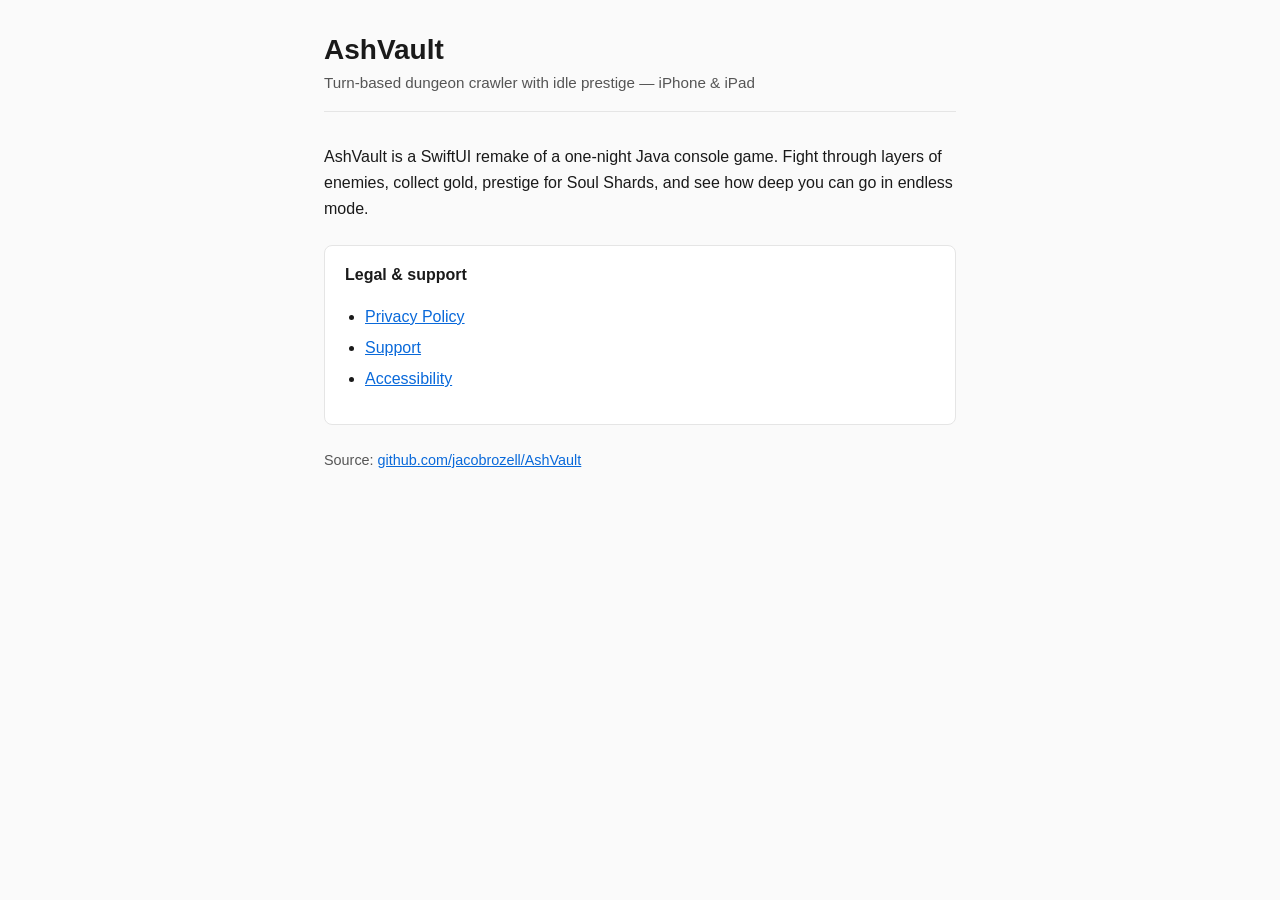
<file: docs/index.html>
<!DOCTYPE html>
<html lang="en">
<head>
  <meta charset="utf-8">
  <meta name="viewport" content="width=device-width, initial-scale=1">
  <title>AshVault</title>
  <link rel="stylesheet" href="assets/style.css">
</head>
<body>
  <main>
    <header>
      <h1>AshVault</h1>
      <p class="subtitle">Turn-based dungeon crawler with idle prestige — iPhone &amp; iPad</p>
    </header>

    <p>AshVault is a SwiftUI remake of a one-night Java console game. Fight through layers of enemies, collect gold, prestige for Soul Shards, and see how deep you can go in endless mode.</p>

    <div class="card">
      <p><strong>Legal &amp; support</strong></p>
      <ul>
        <li><a href="privacy-policy.html">Privacy Policy</a></li>
        <li><a href="support.html">Support</a></li>
        <li><a href="accessibility.html">Accessibility</a></li>
      </ul>
    </div>

    <p class="meta">Source: <a href="https://github.com/jacobrozell/AshVault">github.com/jacobrozell/AshVault</a></p>
  </main>
</body>
</html>
</file>
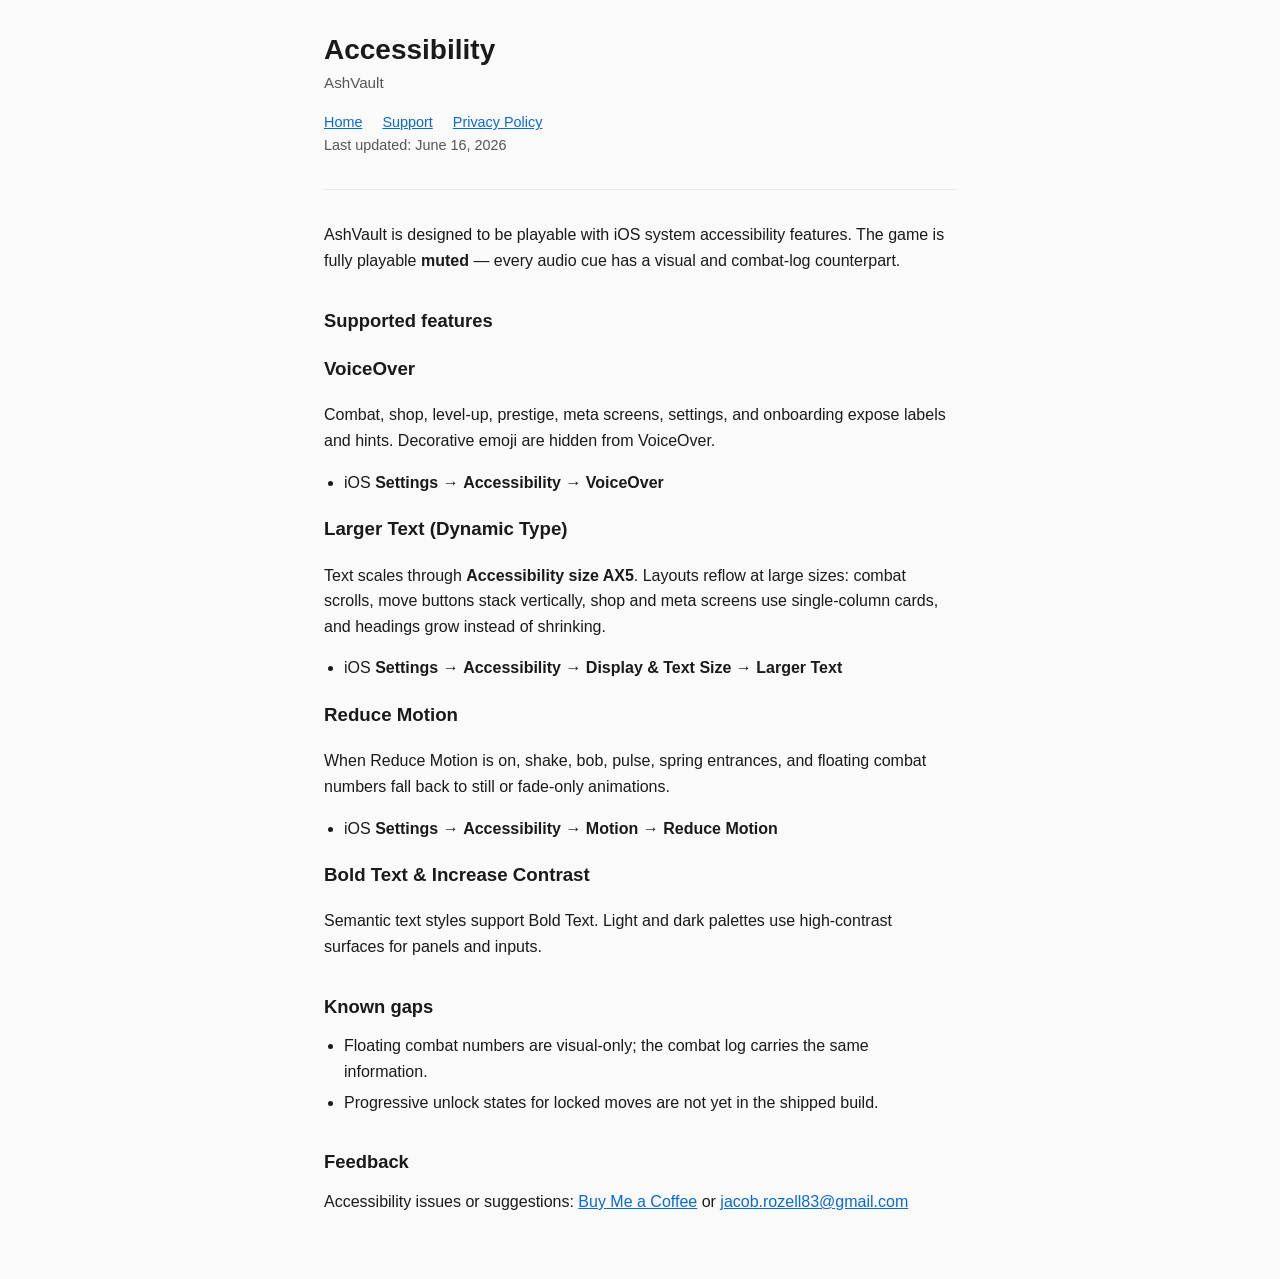
<file: docs/accessibility.html>
<!DOCTYPE html>
<html lang="en">
<head>
  <meta charset="utf-8">
  <meta name="viewport" content="width=device-width, initial-scale=1">
  <title>Accessibility — AshVault</title>
  <link rel="stylesheet" href="assets/style.css">
</head>
<body>
  <main>
    <header>
      <h1>Accessibility</h1>
      <p class="subtitle">AshVault</p>
      <nav>
        <a href="index.html">Home</a>
        <a href="support.html">Support</a>
        <a href="privacy-policy.html">Privacy Policy</a>
      </nav>
      <p class="meta">Last updated: June 16, 2026</p>
    </header>

    <p>AshVault is designed to be playable with iOS system accessibility features. The game is fully playable <strong>muted</strong> — every audio cue has a visual and combat-log counterpart.</p>

    <h2>Supported features</h2>

    <h3>VoiceOver</h3>
    <p>Combat, shop, level-up, prestige, meta screens, settings, and onboarding expose labels and hints. Decorative emoji are hidden from VoiceOver.</p>
    <ul>
      <li>iOS <strong>Settings</strong> → <strong>Accessibility</strong> → <strong>VoiceOver</strong></li>
    </ul>

    <h3>Larger Text (Dynamic Type)</h3>
    <p>Text scales through <strong>Accessibility size AX5</strong>. Layouts reflow at large sizes: combat scrolls, move buttons stack vertically, shop and meta screens use single-column cards, and headings grow instead of shrinking.</p>
    <ul>
      <li>iOS <strong>Settings</strong> → <strong>Accessibility</strong> → <strong>Display &amp; Text Size</strong> → <strong>Larger Text</strong></li>
    </ul>

    <h3>Reduce Motion</h3>
    <p>When Reduce Motion is on, shake, bob, pulse, spring entrances, and floating combat numbers fall back to still or fade-only animations.</p>
    <ul>
      <li>iOS <strong>Settings</strong> → <strong>Accessibility</strong> → <strong>Motion</strong> → <strong>Reduce Motion</strong></li>
    </ul>

    <h3>Bold Text &amp; Increase Contrast</h3>
    <p>Semantic text styles support Bold Text. Light and dark palettes use high-contrast surfaces for panels and inputs.</p>

    <h2>Known gaps</h2>
    <ul>
      <li>Floating combat numbers are visual-only; the combat log carries the same information.</li>
      <li>Progressive unlock states for locked moves are not yet in the shipped build.</li>
    </ul>

    <h2>Feedback</h2>
    <p>Accessibility issues or suggestions: <a href="https://buymeacoffee.com/jacobrozelq">Buy Me a Coffee</a> or <a href="mailto:jacob.rozell83@gmail.com">jacob.rozell83@gmail.com</a></p>
  </main>
</body>
</html>
</file>
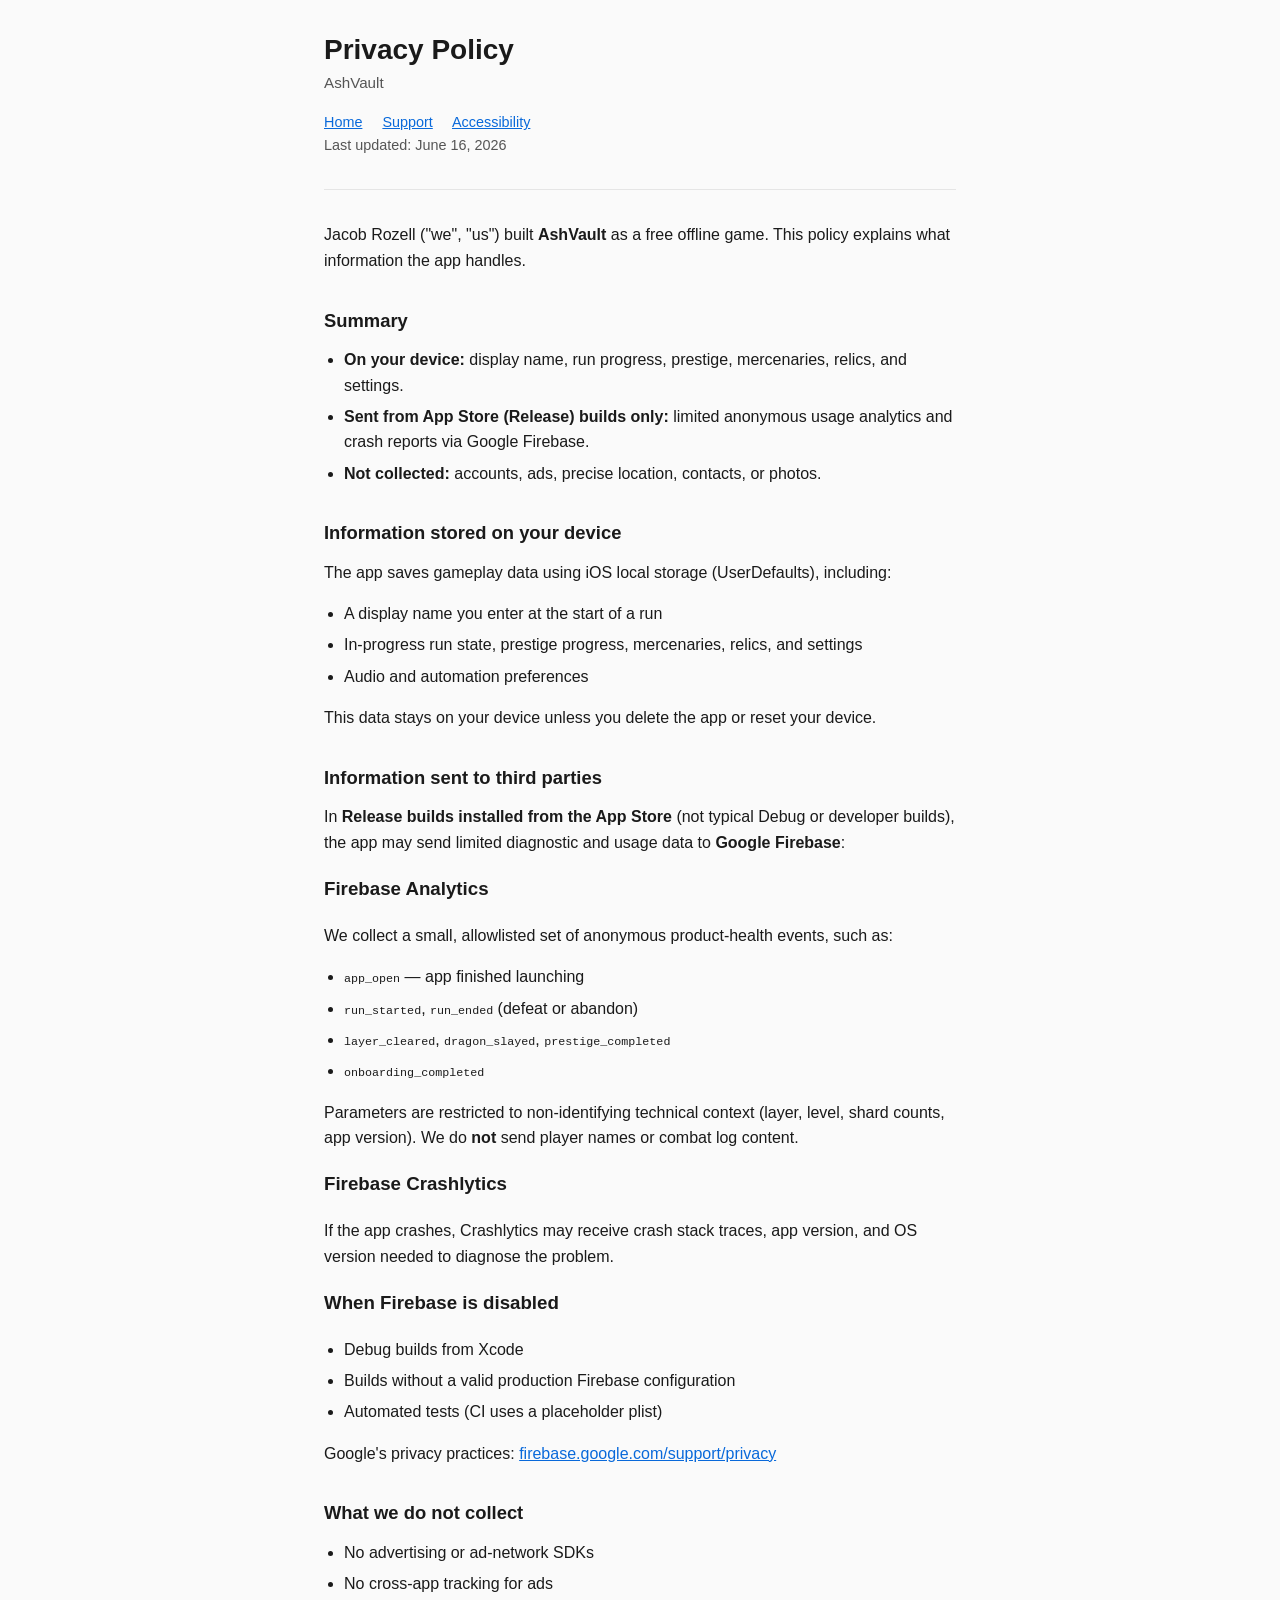
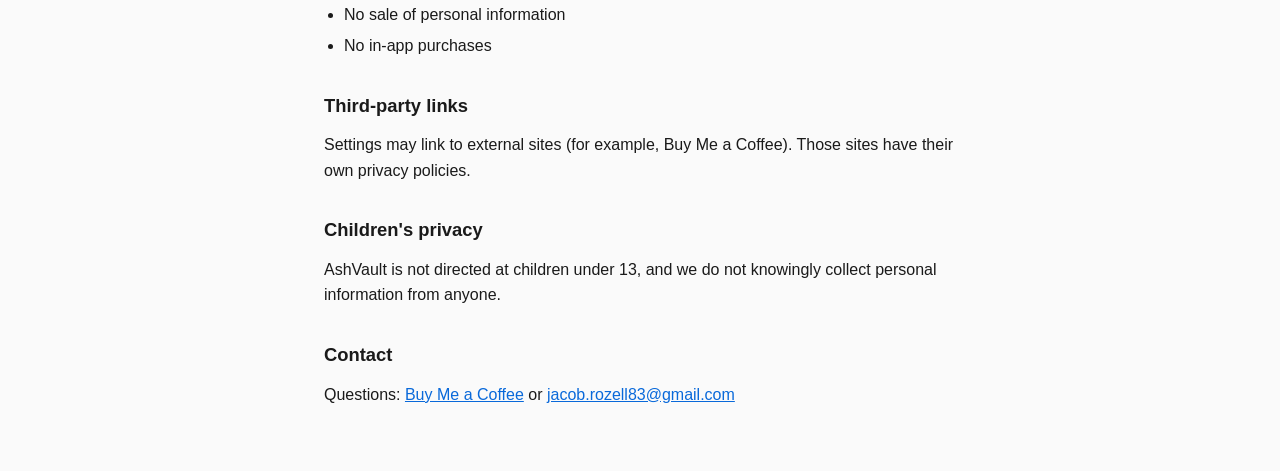
<file: docs/privacy-policy.html>
<!DOCTYPE html>
<html lang="en">
<head>
  <meta charset="utf-8">
  <meta name="viewport" content="width=device-width, initial-scale=1">
  <title>Privacy Policy — AshVault</title>
  <link rel="stylesheet" href="assets/style.css">
</head>
<body>
  <main>
    <header>
      <h1>Privacy Policy</h1>
      <p class="subtitle">AshVault</p>
      <nav>
        <a href="index.html">Home</a>
        <a href="support.html">Support</a>
        <a href="accessibility.html">Accessibility</a>
      </nav>
      <p class="meta">Last updated: June 16, 2026</p>
    </header>

    <p>Jacob Rozell ("we", "us") built <strong>AshVault</strong> as a free offline game. This policy explains what information the app handles.</p>

    <h2>Summary</h2>
    <ul>
      <li><strong>On your device:</strong> display name, run progress, prestige, mercenaries, relics, and settings.</li>
      <li><strong>Sent from App Store (Release) builds only:</strong> limited anonymous usage analytics and crash reports via Google Firebase.</li>
      <li><strong>Not collected:</strong> accounts, ads, precise location, contacts, or photos.</li>
    </ul>

    <h2>Information stored on your device</h2>
    <p>The app saves gameplay data using iOS local storage (UserDefaults), including:</p>
    <ul>
      <li>A display name you enter at the start of a run</li>
      <li>In-progress run state, prestige progress, mercenaries, relics, and settings</li>
      <li>Audio and automation preferences</li>
    </ul>
    <p>This data stays on your device unless you delete the app or reset your device.</p>

    <h2>Information sent to third parties</h2>
    <p>In <strong>Release builds installed from the App Store</strong> (not typical Debug or developer builds), the app may send limited diagnostic and usage data to <strong>Google Firebase</strong>:</p>

    <h3>Firebase Analytics</h3>
    <p>We collect a small, allowlisted set of anonymous product-health events, such as:</p>
    <ul>
      <li><code>app_open</code> — app finished launching</li>
      <li><code>run_started</code>, <code>run_ended</code> (defeat or abandon)</li>
      <li><code>layer_cleared</code>, <code>dragon_slayed</code>, <code>prestige_completed</code></li>
      <li><code>onboarding_completed</code></li>
    </ul>
    <p>Parameters are restricted to non-identifying technical context (layer, level, shard counts, app version). We do <strong>not</strong> send player names or combat log content.</p>

    <h3>Firebase Crashlytics</h3>
    <p>If the app crashes, Crashlytics may receive crash stack traces, app version, and OS version needed to diagnose the problem.</p>

    <h3>When Firebase is disabled</h3>
    <ul>
      <li>Debug builds from Xcode</li>
      <li>Builds without a valid production Firebase configuration</li>
      <li>Automated tests (CI uses a placeholder plist)</li>
    </ul>
    <p>Google's privacy practices: <a href="https://firebase.google.com/support/privacy" rel="noopener noreferrer">firebase.google.com/support/privacy</a></p>

    <h2>What we do not collect</h2>
    <ul>
      <li>No advertising or ad-network SDKs</li>
      <li>No cross-app tracking for ads</li>
      <li>No sale of personal information</li>
      <li>No in-app purchases</li>
    </ul>

    <h2>Third-party links</h2>
    <p>Settings may link to external sites (for example, Buy Me a Coffee). Those sites have their own privacy policies.</p>

    <h2>Children's privacy</h2>
    <p>AshVault is not directed at children under 13, and we do not knowingly collect personal information from anyone.</p>

    <h2>Contact</h2>
    <p>Questions: <a href="https://buymeacoffee.com/jacobrozelq">Buy Me a Coffee</a> or <a href="mailto:jacob.rozell83@gmail.com">jacob.rozell83@gmail.com</a></p>
  </main>
</body>
</html>
</file>
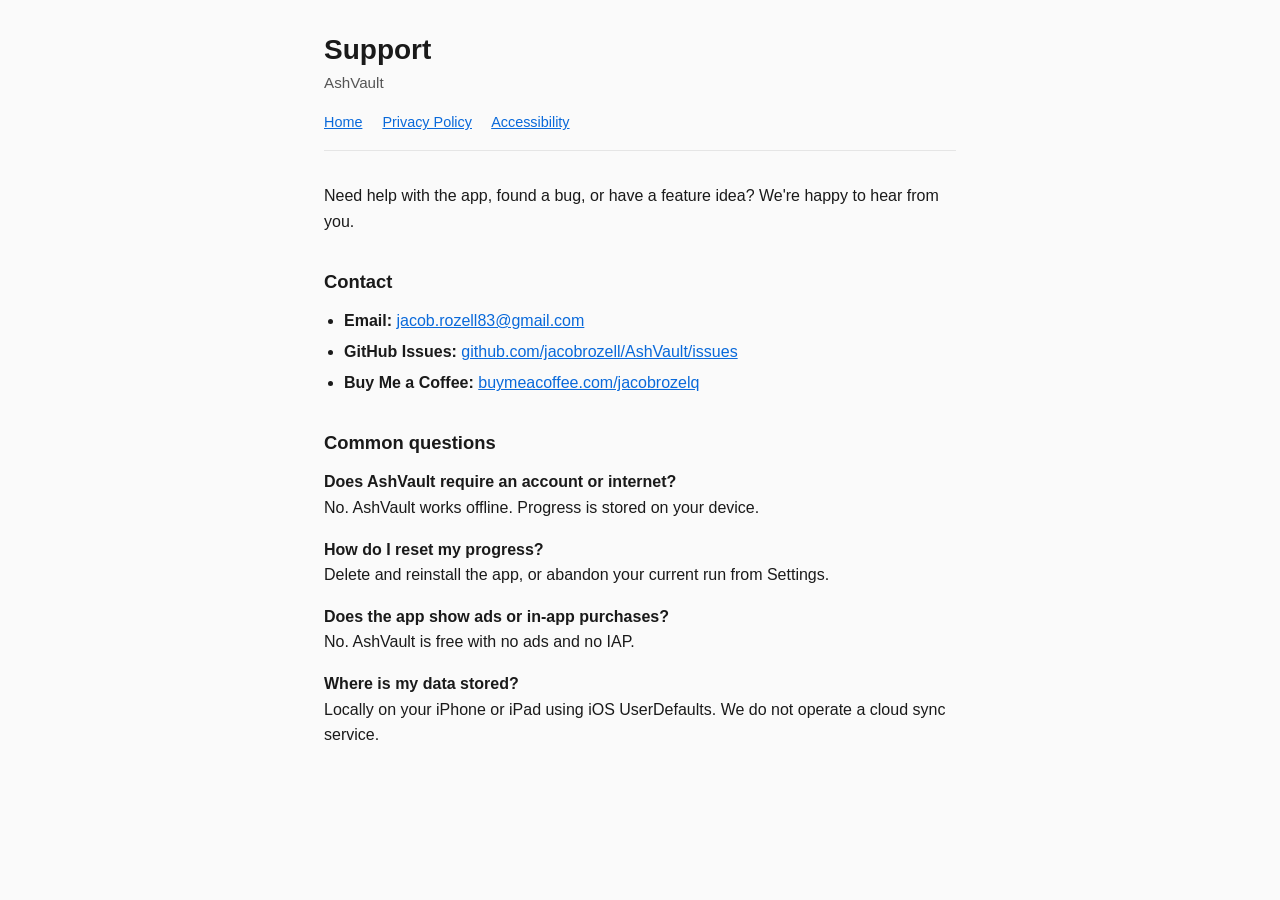
<file: docs/support.html>
<!DOCTYPE html>
<html lang="en">
<head>
  <meta charset="utf-8">
  <meta name="viewport" content="width=device-width, initial-scale=1">
  <title>Support — AshVault</title>
  <link rel="stylesheet" href="assets/style.css">
</head>
<body>
  <main>
    <header>
      <h1>Support</h1>
      <p class="subtitle">AshVault</p>
      <nav>
        <a href="index.html">Home</a>
        <a href="privacy-policy.html">Privacy Policy</a>
        <a href="accessibility.html">Accessibility</a>
      </nav>
    </header>

    <p>Need help with the app, found a bug, or have a feature idea? We're happy to hear from you.</p>

    <h2>Contact</h2>
    <ul>
      <li><strong>Email:</strong> <a href="mailto:jacob.rozell83@gmail.com">jacob.rozell83@gmail.com</a></li>
      <li><strong>GitHub Issues:</strong> <a href="https://github.com/jacobrozell/AshVault/issues">github.com/jacobrozell/AshVault/issues</a></li>
      <li><strong>Buy Me a Coffee:</strong> <a href="https://buymeacoffee.com/jacobrozelq">buymeacoffee.com/jacobrozelq</a></li>
    </ul>

    <h2>Common questions</h2>

    <p><strong>Does AshVault require an account or internet?</strong><br>
    No. AshVault works offline. Progress is stored on your device.</p>

    <p><strong>How do I reset my progress?</strong><br>
    Delete and reinstall the app, or abandon your current run from Settings.</p>

    <p><strong>Does the app show ads or in-app purchases?</strong><br>
    No. AshVault is free with no ads and no IAP.</p>

    <p><strong>Where is my data stored?</strong><br>
    Locally on your iPhone or iPad using iOS UserDefaults. We do not operate a cloud sync service.</p>
  </main>
</body>
</html>
</file>
<file: docs/assets/style.css>
:root {
  color-scheme: light dark;
  --text: #1a1a1a;
  --muted: #555;
  --bg: #fafafa;
  --card: #fff;
  --link: #0969da;
  --border: #e5e5e5;
}

@media (prefers-color-scheme: dark) {
  :root {
    --text: #e8e8e8;
    --muted: #aaa;
    --bg: #111;
    --card: #1a1a1a;
    --link: #58a6ff;
    --border: #333;
  }
}

* {
  box-sizing: border-box;
}

body {
  margin: 0;
  font-family: -apple-system, BlinkMacSystemFont, "Segoe UI", Roboto, Helvetica, Arial, sans-serif;
  line-height: 1.6;
  color: var(--text);
  background: var(--bg);
}

main {
  max-width: 42rem;
  margin: 0 auto;
  padding: 2rem 1.25rem 3rem;
}

header {
  margin-bottom: 2rem;
  padding-bottom: 1rem;
  border-bottom: 1px solid var(--border);
}

h1 {
  font-size: 1.75rem;
  line-height: 1.25;
  margin: 0 0 0.25rem;
}

.subtitle {
  margin: 0;
  color: var(--muted);
  font-size: 0.95rem;
}

nav {
  margin-top: 1rem;
  font-size: 0.9rem;
}

nav a {
  margin-right: 1rem;
}

a {
  color: var(--link);
}

h2 {
  font-size: 1.15rem;
  margin: 2rem 0 0.75rem;
}

p,
ul {
  margin: 0 0 1rem;
}

ul {
  padding-left: 1.25rem;
}

li {
  margin-bottom: 0.35rem;
}

.meta {
  color: var(--muted);
  font-size: 0.9rem;
}

.card {
  background: var(--card);
  border: 1px solid var(--border);
  border-radius: 8px;
  padding: 1rem 1.25rem;
  margin: 1.5rem 0;
}

code {
  font-size: 0.9em;
}
</file>
